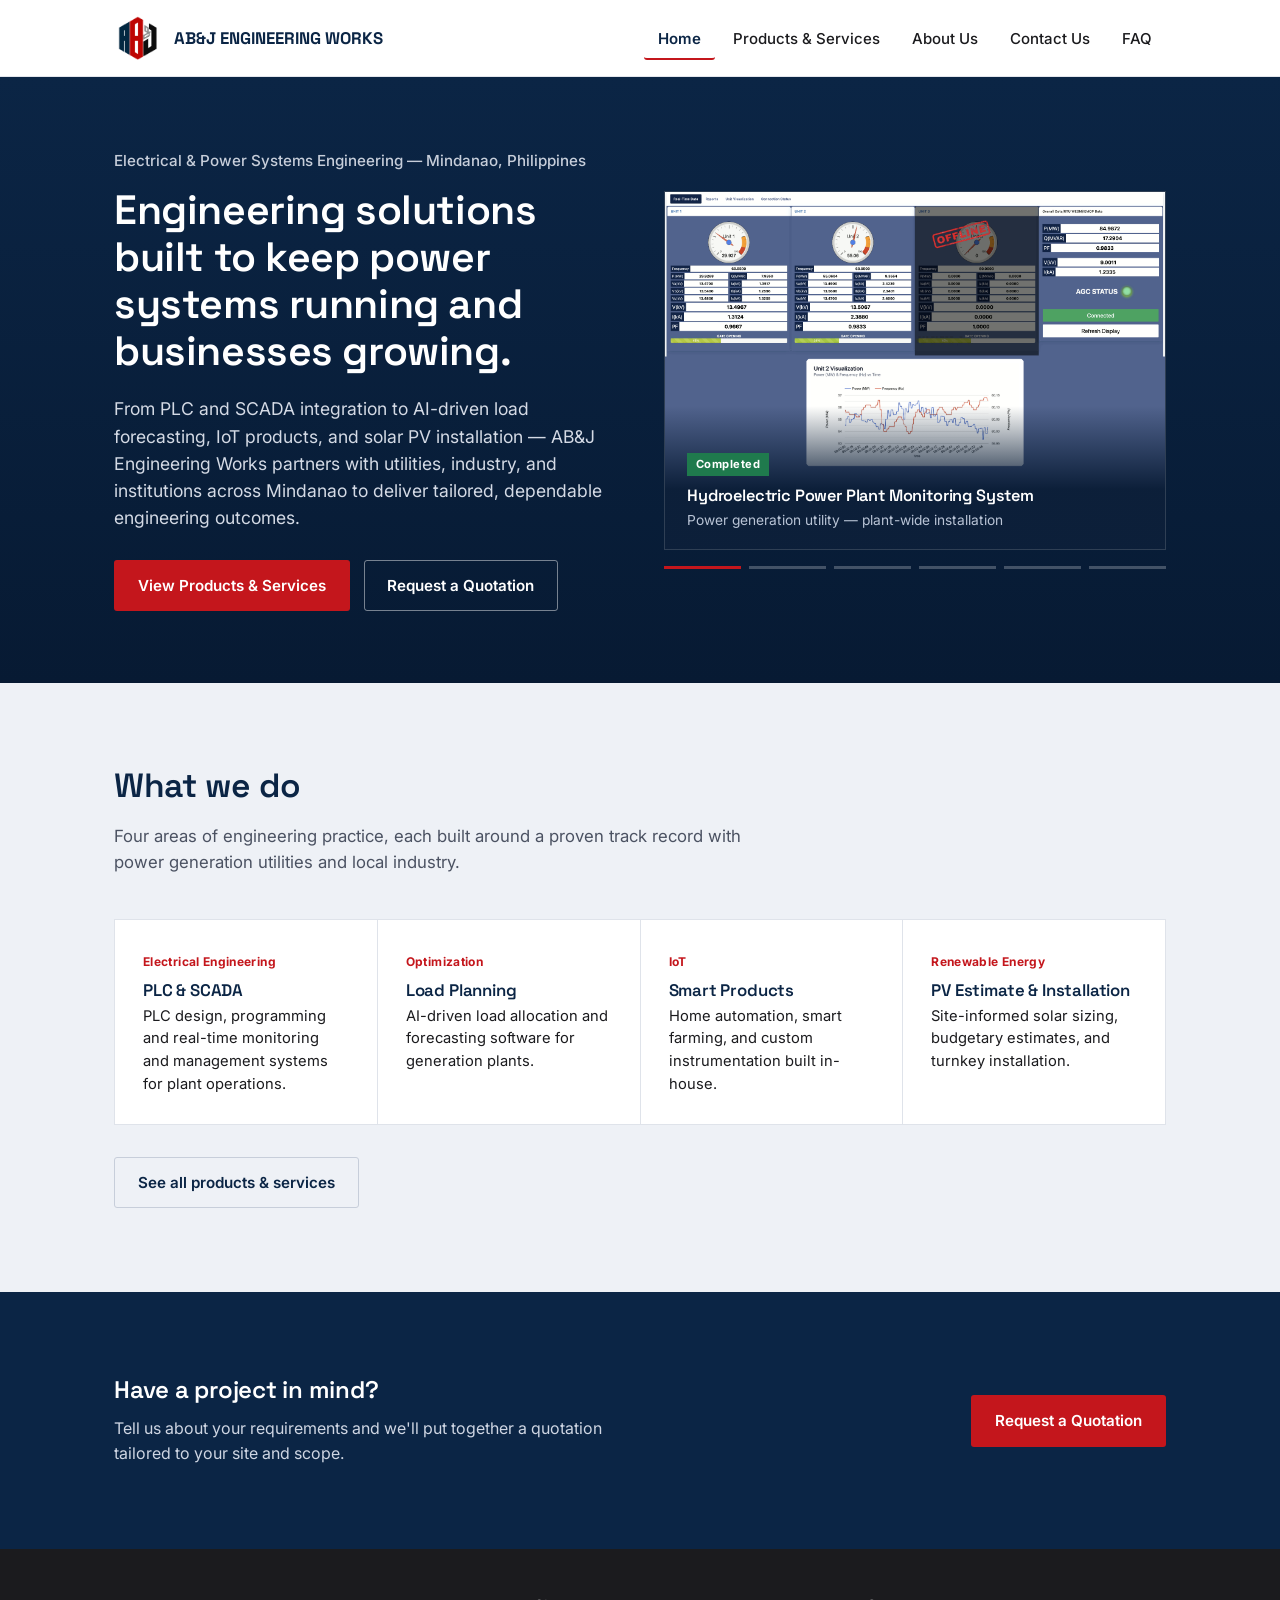
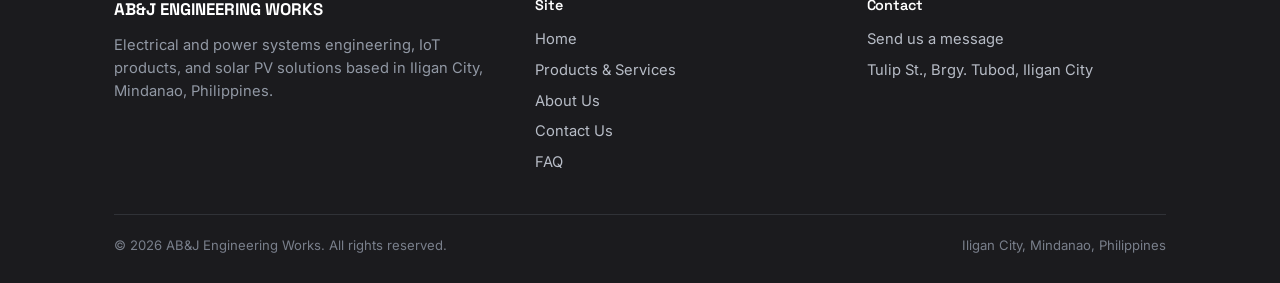
<file: index.html>
<!doctype html>
<html lang="en">
<head>
<meta charset="utf-8">
<meta name="viewport" content="width=device-width, initial-scale=1">
<title>AB&amp;J Engineering Works &mdash; Power Systems, Automation &amp; Solar Solutions</title>
<meta name="description" content="AB&amp;J Engineering Works: PLC &amp; SCADA, load planning and optimization, IoT smart products, and PV estimate and installation for industry partners in Mindanao, Philippines.">
<link rel="icon" href="assets/logo.png">
<link rel="preconnect" href="https://fonts.googleapis.com">
<link rel="preconnect" href="https://fonts.gstatic.com" crossorigin>
<link href="https://fonts.googleapis.com/css2?family=Space+Grotesk:wght@500;600;700&family=Inter:wght@400;500;600;700&display=swap" rel="stylesheet">
<link rel="stylesheet" href="assets/style.css">
</head>
<body>

<header class="site-header">
  <div class="container">
    <a href="#home" class="brand" data-view="home" aria-label="AB&J Engineering Works, home">
      <img src="assets/logo.png" alt="AB&J Engineering Works logo">
      <span class="brand-name">AB&amp;J ENGINEERING WORKS</span>
    </a>
    <button class="nav-toggle" aria-label="Toggle navigation" aria-expanded="false">
      <span></span>
    </button>
    <nav class="main-nav" aria-label="Primary">
      <ul>
        <li><a href="#home" data-view="home" class="active">Home</a></li>
        <li><a href="#services" data-view="services">Products &amp; Services</a></li>
        <li><a href="#about" data-view="about">About Us</a></li>
        <li><a href="#contact" data-view="contact">Contact Us</a></li>
        <li><a href="#faq" data-view="faq">FAQ</a></li>
      </ul>
    </nav>
  </div>
</header>

<main>

  <!-- =========================== HOME =========================== -->
  <section id="view-home" class="view active">

    <div class="hero">
      <div class="container">
        <div>
          <p class="hero-kicker">Electrical &amp; Power Systems Engineering &mdash; Mindanao, Philippines</p>
          <h1>Engineering solutions built to keep power systems running and businesses growing.</h1>
          <p class="lead">From PLC and SCADA integration to AI-driven load forecasting, IoT products, and solar PV installation &mdash; AB&amp;J Engineering Works partners with utilities, industry, and institutions across Mindanao to deliver tailored, dependable engineering outcomes.</p>
          <div class="hero-actions">
            <a href="#services" data-view="services" class="btn btn-primary">View Products &amp; Services</a>
            <a href="#contact" data-view="contact" class="btn btn-outline-light">Request a Quotation</a>
          </div>
        </div>
        <!-- ===== Rotating project showcase =====
             To use a real photograph instead of the illustration on any slide,
             replace the <svg class="slide-art"> block with:
             <img class="slide-art" src="assets/projects/your-photo.jpg" alt="Description">
             The caption, controls, and rotation all keep working unchanged. -->
        <div class="hero-showcase">
          <div class="showcase-frame" id="showcase" aria-roledescription="carousel" aria-label="Featured projects">

            <div class="slide active" role="group" aria-roledescription="slide" aria-label="1 of 6: Hydroelectric plant monitoring system">
              <img class="slide-art" src="images/monitoring-dashboard.png" alt="Real-time generation monitoring dashboard: three generating units showing power, voltage, current and frequency, with a power and frequency trend chart below" width="1644" height="1174" decoding="async">
              <div class="slide-caption">
                <span class="status status-done">Completed</span>
                <h3>Hydroelectric Power Plant Monitoring System</h3>
                <p>Power generation utility &mdash; plant-wide installation</p>
              </div>
            </div>

            <div class="slide" role="group" aria-roledescription="slide" aria-label="2 of 6: High Speed Busbar Transfer Device">
              <img class="slide-art" src="images/hsbt-panel.jpg" alt="Control panel built for the busbar transfer scheme: Siemens S7-1500 PLC, 24 V supply and breakers on DIN rail, with interposing relays and numbered terminal blocks wired below" width="1680" height="1200" loading="lazy" decoding="async">
              <div class="slide-caption">
                <span class="status status-ongoing">Ongoing</span>
                <h3>High Speed Busbar Transfer Device (HSBT), 6kV</h3>
                <p>Thermal power generation plant &mdash; labor, materials and equipment</p>
              </div>
            </div>

            <div class="slide" role="group" aria-roledescription="slide" aria-label="3 of 6: Load forecasting and optimization software">
              <img class="slide-art" src="images/forecasting-optimization.jpg" alt="Two charts comparing average operating cost by strategy against a fixed baseline and the market price signal, with peak windows shaded" width="1680" height="1200" loading="lazy" decoding="async">
              <div class="slide-caption">
                <span class="status status-done">Completed</span>
                <h3>Load Forecasting &amp; Optimization Software</h3>
                <p>Power generation utility &mdash; hydroelectric plants, built in MATLAB</p>
              </div>
            </div>

            <div class="slide" role="group" aria-roledescription="slide" aria-label="4 of 6: GSM-based power monitoring device">
              <img class="slide-art" src="images/gsm-unit.jpg" alt="GSM-based power monitoring unit: a black enclosure with antenna, power switch and AB&amp;J label, shown with its power adapter, rated 0 to 440 V, 2 A maximum, with 10 hours of battery standby" width="1680" height="1200" loading="lazy" decoding="async">
              <div class="slide-caption">
                <span class="status status-done">Completed</span>
                <h3>GSM-based Power Monitoring Device</h3>
                <p>Water utility &mdash; remote power monitoring</p>
              </div>
            </div>
            <div class="slide" role="group" aria-roledescription="slide" aria-label="5 of 6: EffiCool aircon energy management system">
              <img class="slide-art" src="images/efficool-device.jpg" alt="The EffiCool device mounted on a running split-type air-conditioner, alongside a close-up of its enclosure showing the temperature sensor and infrared window" width="1680" height="1200" loading="lazy" decoding="async">
              <div class="slide-caption">
                <span class="status status-done">Completed</span>
                <h3>EffiCool &mdash; Aircon Energy Management System</h3>
                <p>In-house product &mdash; field-validated, patent application pending</p>
              </div>
            </div>
            <div class="slide" role="group" aria-roledescription="slide" aria-label="6 of 6: HVDC transformerless power supply for tethered UAV">
              <img class="slide-art" src="images/uav-power-supply.jpg" alt="Assembled transformerless power supply board on a workbench, showing the encapsulated converter module, filter capacitor, and terminal blocks" width="1680" height="1200" loading="lazy" decoding="async">
              <div class="slide-caption">
                <span class="status status-done">Completed</span>
                <h3>HVDC Transformerless Power Supply, 1200 W</h3>
                <p>Tethered UAV application &mdash; 240 VAC to 380 VDC</p>
              </div>
            </div>

            <button class="showcase-arrow prev" id="showcase-prev" aria-label="Previous project">
              <svg viewBox="0 0 24 24" aria-hidden="true"><path d="M15 5l-7 7 7 7"/></svg>
            </button>
            <button class="showcase-arrow next" id="showcase-next" aria-label="Next project">
              <svg viewBox="0 0 24 24" aria-hidden="true"><path d="M9 5l7 7-7 7"/></svg>
            </button>
          </div>

          <div class="showcase-dots" id="showcase-dots" role="tablist" aria-label="Choose project"></div>
        </div>
      </div>
    </div>

    <div class="section section-alt">
      <div class="container">
        <div class="section-head">
          <h2>What we do</h2>
          <p>Four areas of engineering practice, each built around a proven track record with power generation utilities and local industry.</p>
        </div>
        <div class="capability-grid">
          <div class="project-card">
            <span class="tag">Electrical Engineering</span>
            <h4>PLC &amp; SCADA</h4>
            <p style="font-size:0.92rem;">PLC design, programming and real-time monitoring and management systems for plant operations.</p>
          </div>
          <div class="project-card">
            <span class="tag">Optimization</span>
            <h4>Load Planning</h4>
            <p style="font-size:0.92rem;">AI-driven load allocation and forecasting software for generation plants.</p>
          </div>
          <div class="project-card">
            <span class="tag">IoT</span>
            <h4>Smart Products</h4>
            <p style="font-size:0.92rem;">Home automation, smart farming, and custom instrumentation built in-house.</p>
          </div>
          <div class="project-card">
            <span class="tag">Renewable Energy</span>
            <h4>PV Estimate &amp; Installation</h4>
            <p style="font-size:0.92rem;">Site-informed solar sizing, budgetary estimates, and turnkey installation.</p>
          </div>
        </div>
        <div style="margin-top:32px;">
          <a href="#services" data-view="services" class="btn btn-outline">See all products &amp; services</a>
        </div>
      </div>
    </div>

    <div class="section section-dark">
      <div class="container" style="display:flex; align-items:center; justify-content:space-between; flex-wrap:wrap; gap:24px;">
        <div style="max-width:520px;">
          <h2>Have a project in mind?</h2>
          <p>Tell us about your requirements and we'll put together a quotation tailored to your site and scope.</p>
        </div>
        <a href="#contact" data-view="contact" class="btn btn-primary">Request a Quotation</a>
      </div>
    </div>

  </section>

  <!-- =========================== PRODUCTS & SERVICES =========================== -->
  <section id="view-services" class="view">

    <div class="pv-hero" style="padding:48px 0;">
      <div class="container">
        <h1 style="font-size:clamp(1.7rem,3vw,2.3rem);">Products &amp; Services</h1>
        <p class="lead">Integrated engineering solutions aimed at maximizing product usability and customization for every client &mdash; from control systems to renewable energy.</p>
      </div>
    </div>

    <div class="section">
      <div class="container">

        <h3 style="font-size:1rem; text-transform:none; color:var(--red); font-family:var(--font-body); font-weight:700; margin-bottom:4px;">Electrical Engineering Services</h3>
        <p style="color:#4b5262; margin-bottom:8px;">Control and monitoring systems engineered for continuous plant operations.</p>

        <div class="service-block">
          <div class="service-icon">
            <svg viewBox="0 0 24 24"><path d="M13 3 6 13h5l-1 8 8-11h-5l1-7z"/></svg>
          </div>
          <div class="service-body">
            <h3>PLC Design, Programming, and Implementation</h3>
            <p>Custom programmable logic controller systems designed, programmed, and commissioned for industrial and utility applications.</p>
          </div>
          <div class="service-actions">
            <a href="#contact" data-view="contact" data-quote="plc-scada" class="btn btn-quote">Request a quotation</a>
          </div>
        </div>

        <div class="service-block">
          <div class="service-icon">
            <svg viewBox="0 0 24 24"><circle cx="12" cy="13" r="7"/><path d="M12 13 16 9M12 6v1.2M17.5 13h1.3M5.2 13h1.3"/></svg>
          </div>
          <div class="service-body">
            <h3>Real-time Data Monitoring and Management System (SCADA)</h3>
            <p>Supervisory control and data acquisition systems that give operators live visibility into plant and equipment status.</p>
          </div>
          <div class="service-actions">
            <a href="#contact" data-view="contact" data-quote="monitoring" class="btn btn-quote">Request a quotation</a>
          </div>
        </div>

        <h3 style="font-size:1rem; color:var(--red); font-family:var(--font-body); font-weight:700; margin:44px 0 4px;">Load Planning and Maintenance</h3>
        <p style="color:#4b5262; margin-bottom:8px;">Optimization software that helps generation plants plan, forecast, and allocate load with precision.</p>

        <div class="service-block">
          <div class="service-icon">
            <svg viewBox="0 0 24 24"><path d="M4 19V13M9.3 19V9M14.6 19V5M19.9 19V11"/></svg>
          </div>
          <div class="service-body">
            <h3>Load Allocation, Forecasting &amp; Optimization</h3>
            <p>Generation plants' load allocation optimization and forecasting software, developed with leading optimization techniques and artificial intelligence (AI).</p>
          </div>
          <div class="service-actions">
            <a href="#contact" data-view="contact" data-quote="load-planning" class="btn btn-quote">Request a quotation</a>
          </div>
        </div>

        <h3 style="font-size:1rem; color:var(--red); font-family:var(--font-body); font-weight:700; margin:44px 0 4px;">Smart Products and Services</h3>
        <p style="color:#4b5262; margin-bottom:8px;">Design and fabrication of products using the Internet of Things (IoT).</p>

        <div class="service-block">
          <div class="service-icon">
            <svg viewBox="0 0 24 24"><rect x="3" y="4.5" width="18" height="7" rx="1.5"/><path d="M6.5 8.5h11"/><path d="M6 15.5q1.7-1.7 3.4 0t3.4 0"/><path d="M6 19q1.7-1.7 3.4 0t3.4 0"/><path d="M18 15v4.5M15.8 17.2h4.4"/></svg>
          </div>
          <div class="service-body">
            <h3>EffiCool &mdash; Aircon Energy Management System</h3>
            <span class="service-note">Patent application pending</span>
            <p>A clip-on device and supervisory intelligence that turn ordinary remote-controlled split-type air-conditioners into peak-shaving assets &mdash; with no rewiring, no thermostat replacement, and no modification to the unit. The device speaks the aircon's own infrared protocol and installs in minutes; the software chooses the best setpoint for every unit at every interval, weighing energy, peak-hour prices, comfort, and weather.</p>
            <p>Field-validated on live air-conditioners under real tropical conditions and Philippine market prices: up to <strong>10.25% daily energy saved</strong>, <strong>14.11% peak-hour energy cut</strong>, and <strong>9.52% lower daily operating cost</strong> in Adaptive mode, with every dispatched command delivered and confirmed. Three selectable modes &mdash; Comfort, Schedule, and Adaptive &mdash; plus a live dashboard for fleet power, setpoints, and device health. Available now for facility deployment.</p>
          </div>
          <div class="service-actions">
            <a href="#contact" data-view="contact" data-quote="efficool" class="btn btn-quote">Request a quotation</a>
          </div>
        </div>

        <div class="service-block">
          <div class="service-icon">
            <svg viewBox="0 0 24 24"><path d="M4 12 12 5l8 7"/><path d="M6 11v8h12v-8"/><path d="M9.5 19v-5h5v5"/></svg>
          </div>
          <div class="service-body">
            <h3>SMART Systems and Home Automation</h3>
            <p>Connected control systems for lighting, appliances, and access &mdash; monitored and managed from a single interface.</p>
          </div>
          <div class="service-actions">
            <a href="#contact" data-view="contact" data-quote="smart-systems" class="btn btn-quote">Request a quotation</a>
          </div>
        </div>

        <div class="service-block">
          <div class="service-icon">
            <svg viewBox="0 0 24 24"><path d="M12 3c-4.5 1-7.5 4.7-7.5 9.3 0 2.8 1.9 4.7 4.6 4.7 4.6 0 7.6-3.7 8.4-9.3.2-1.6-.6-3.2-1.5-4.7"/><path d="M9 18c.9-3.7 3.6-6.6 7.3-8.3"/></svg>
          </div>
          <div class="service-body">
            <h3>SMART Farming (Hydroponics)</h3>
            <p>Sensor-driven hydroponic systems that monitor and automate nutrient delivery, lighting, and growing conditions.</p>
          </div>
          <div class="service-actions">
            <a href="#contact" data-view="contact" data-quote="smart-farming" class="btn btn-quote">Request a quotation</a>
          </div>
        </div>

        <div class="service-block">
          <div class="service-icon">
            <svg viewBox="0 0 24 24"><path d="M6.5 4v7.2a5.5 5.5 0 0 0 11 0V4"/><path d="M6.5 4h3.6M13.9 4h3.6"/></svg>
          </div>
          <div class="service-body">
            <h3>Metal Susceptibility Apparatus</h3>
            <p>Purpose-built instrumentation for measuring and testing metal susceptibility in research and quality-control settings.</p>
          </div>
          <div class="service-actions">
            <a href="#contact" data-view="contact" data-quote="metal-susceptibility" class="btn btn-quote">Request a quotation</a>
          </div>
        </div>

        <div class="service-block">
          <div class="service-icon">
            <svg viewBox="0 0 24 24"><path d="M9.5 3h5M10.3 3v5.3l-4.6 8.3A2 2 0 0 0 7.4 19.5h9.2a2 2 0 0 0 1.7-2.9l-4.6-8.3V3"/><path d="M7.6 14.5h8.8"/></svg>
          </div>
          <div class="service-body">
            <h3>Chemical and Magnetic Stirrer</h3>
            <p>Laboratory-grade stirring apparatus fabricated for consistent mixing in chemical and materials applications.</p>
          </div>
          <div class="service-actions">
            <a href="#contact" data-view="contact" data-quote="stirrer" class="btn btn-quote">Request a quotation</a>
          </div>
        </div>

        <div class="service-block">
          <div class="service-icon">
            <svg viewBox="0 0 24 24"><rect x="3" y="7" width="18" height="11" rx="1.5"/><circle cx="9" cy="13.5" r="2.2"/><circle cx="15" cy="13.5" r="2.2"/><path d="M6 7V5.5h12V7"/></svg>
          </div>
          <div class="service-body">
            <h3>Laboratory Scale Glove Box for Wet Laboratories</h3>
            <p>Sealed benchtop enclosure with integrated glove ports, built for wet-laboratory work. Reagents, solvents, and samples are handled inside a contained workspace that keeps fumes and splashes away from the operator while keeping the work in full view. Fabricated in-house and sized to the bench space and access requirements of the laboratory.</p>
          </div>
          <div class="service-actions">
            <a href="#contact" data-view="contact" data-quote="glove-box" class="btn btn-quote">Request a quotation</a>
          </div>
        </div>

        <div class="service-block">
          <div class="service-icon">
            <svg viewBox="0 0 24 24"><circle cx="12" cy="12" r="2.3"/><path d="M12 9.7 6.3 6M12 9.7l5.7-3.7M12 14.3 6.3 18M12 14.3l5.7 3.7"/><circle cx="6.3" cy="6" r="1.6"/><circle cx="17.7" cy="6" r="1.6"/><circle cx="6.3" cy="18" r="1.6"/><circle cx="17.7" cy="18" r="1.6"/></svg>
          </div>
          <div class="service-body">
            <h3>Transformerless Power Supply for Tethered UAV Applications</h3>
            <p>Compact, efficient power delivery systems designed for tethered drones requiring continuous ground-fed power.</p>
          </div>
          <div class="service-actions">
            <a href="#contact" data-view="contact" data-quote="uav-power" class="btn btn-quote">Request a quotation</a>
          </div>
        </div>

        <div class="pv-highlight">
          <div>
            <h3>PV Estimate and Installation</h3>
            <p>Get an indicative system size, budgetary cost range, and expected energy yield for a grid-tied or hybrid solar installation &mdash; then request a formal quotation.</p>
          </div>
          <div class="btn-actions">
            <a href="pv-estimate.html" class="btn btn-outline-light">Open PV Estimate Tool</a>
            <a href="#contact" data-view="contact" data-quote="pv-estimate" class="btn btn-primary">Request a quotation</a>
          </div>
        </div>

      </div>
    </div>
  </section>

  <!-- =========================== ABOUT US =========================== -->
  <section id="view-about" class="view">

    <div class="pv-hero" style="padding:48px 0;">
      <div class="container">
        <h1 style="font-size:clamp(1.7rem,3vw,2.3rem);">About Us</h1>
        <p class="lead">A newly established engineering company built on experience &mdash; connecting local industry with dependable, tailored technology.</p>
      </div>
    </div>

    <div class="section">
      <div class="container">
        <div class="about-grid">
          <div>
            <h2>About the company</h2>
            <p>AB&amp;J Engineering Works is a newly established company in Mindanao, Philippines.</p>
            <p>The company aims to connect with local industry partners and provide top-of-the-line technologies.</p>
            <p>We specialize in providing engineering services aimed at maximizing product usability and customization for our clients. Our integrated engineering solutions ensure that we deliver optimal and tailored outcomes.</p>

            <div class="fact-list">
              <div class="fact">
                <span class="dot"></span>
                <div><strong>Based in Iligan City</strong><span>Tulip St., Brgy. Tubod, Iligan City, Mindanao, Philippines</span></div>
              </div>
              <div class="fact">
                <span class="dot"></span>
                <div><strong>Multidisciplinary team</strong><span>Electrical engineers leading a well-rounded team with data science, computer science, and power systems expertise</span></div>
              </div>
              <div class="fact">
                <span class="dot"></span>
                <div><strong>Proven with power utilities</strong><span>Delivered projects for power generation utilities, a thermal power generation plant, a water utility, and an academic institution</span></div>
              </div>
            </div>
          </div>

          <div class="why-panel">
            <h3>Why us?</h3>
            <p>With a strong foundation of experienced electrical engineers leading the team, along with a proven track record of delivering quality projects and satisfied clients, we are confident in our ability to meet and exceed expectations.</p>
            <p>Additionally, having locally available skilled personnel in data science, computer science, and power systems engineering ensures that we can provide comprehensive solutions tailored to our clients' specific needs.</p>
            <p style="font-weight:600; color:#fff;">Your company is in capable hands with our well-rounded team.</p>
          </div>
        </div>
      </div>
    </div>

    <div class="section section-alt">
      <div class="container">
        <div class="section-head">
          <h2>Completed projects</h2>
          <p>A track record with power utilities and institutions across Mindanao.</p>
        </div>
        <div class="project-grid">
          <div class="project-card">
            <span class="tag">Power generation utility</span>
            <h4>Hydroelectric Power Plants</h4>
            <ul>
              <li>Expansion of workstation of OPD personnel</li>
              <li>Supply and installation of operation display and monitoring system</li>
              <li>Development of forecasting and optimization software using MATLAB</li>
              <li>Load forecasting and optimization software customization for hydroelectric power plants</li>
            </ul>
          </div>
          <div class="project-card">
            <span class="tag">Water utility</span>
            <h4>GSM-based Power Monitoring Device</h4>
            <ul>
              <li>Remote power monitoring via GSM connectivity</li>
            </ul>
          </div>
          <div class="project-card">
            <span class="tag">Academic institution</span>
            <h4>ICT &amp; Transformer Load Monitoring</h4>
            <ul>
              <li>Supply and delivery of ICT equipment</li>
              <li>Transformer load monitoring</li>
            </ul>
          </div>
          <div class="project-card">
            <span class="tag">In-house fabrication</span>
            <h4>Laboratory Scale Glove Box for Wet Laboratories</h4>
            <ul>
              <li>Sealed enclosure with integrated glove ports</li>
              <li>Contained handling of reagents, solvents, and samples in wet-laboratory work</li>
            </ul>
          </div>
          <div class="project-card">
            <span class="tag">Power generation utility</span>
            <h4>Hydroelectric Power House Datalogger</h4>
            <ul>
              <li>Real-time acquisition of powerhouse generating-unit data over Modbus and serial links</li>
              <li>Live web dashboard for unit status, generation trends, and gate-opening monitoring</li>
              <li>Automated daily generation, daily operation, and monthly operation report generation</li>
              <li>Centralized database with historical archiving and CSV export for operations reporting</li>
            </ul>
          </div>
          <div class="project-card">
            <span class="tag">Ongoing</span>
            <h4>High Speed Busbar Transfer Device (HSBT), 6kV</h4>
            <ul>
              <li>Supply of labor, materials, tools, and equipment for a High Speed Busbar Transfer Device (HSBT) on a 6kV communal bus, for a thermal power generation plant</li>
            </ul>
          </div>
        </div>
      </div>
    </div>

  </section>

  <!-- =========================== CONTACT US =========================== -->
  <section id="view-contact" class="view">

    <div class="pv-hero" style="padding:48px 0;">
      <div class="container">
        <h1 style="font-size:clamp(1.7rem,3vw,2.3rem);">Contact Us</h1>
        <p class="lead">Tell us about your project and we'll follow up with a tailored quotation.</p>
      </div>
    </div>

    <div class="section">
      <div class="container">
        <div class="contact-grid">
          <div class="contact-info">
            <h3>Enquiries</h3>
            <p>Send us a message using the form and we will get back to you, usually within one business day.</p>

            <h3>Address</h3>
            <p>Tulip St., Brgy. Tubod,<br>Iligan City, Philippines</p>

            <h3>Office hours</h3>
            <p>Monday &ndash; Friday, 8:00 AM &ndash; 5:00 PM</p>
          </div>

          <form id="contact-form" novalidate>
            <div class="form-row">
              <div class="field">
                <label for="name">Full name</label>
                <input type="text" id="name" name="name" required>
              </div>
              <div class="field">
                <label for="email">Email address</label>
                <input type="email" id="email" name="email" required>
              </div>
            </div>
            <div class="form-row">
              <div class="field">
                <label for="phone">Phone number</label>
                <input type="tel" id="phone" name="phone">
              </div>
              <div class="field">
                <label for="subject">What do you need a quotation for?</label>
                <select id="subject" name="subject">
                  <option value="general">General Inquiry</option>
                  <option value="plc-scada">PLC Design, Programming, and Implementation</option>
                  <option value="monitoring">Real-time Data Monitoring and Management System (SCADA)</option>
                  <option value="load-planning">Load Planning, Forecasting and Optimization</option>
                  <option value="efficool">EffiCool Aircon Energy Management System</option>
                  <option value="smart-systems">SMART Systems and Home Automation</option>
                  <option value="smart-farming">SMART Farming (Hydroponics)</option>
                  <option value="metal-susceptibility">Metal Susceptibility Apparatus</option>
                  <option value="stirrer">Chemical and Magnetic Stirrer</option>
                  <option value="glove-box">Laboratory Scale Glove Box for Wet Laboratories</option>
                  <option value="uav-power">Transformerless Power Supply for Tethered UAV Applications</option>
                  <option value="pv-estimate">PV Estimate and Installation</option>
                  <option value="other">Other</option>
                </select>
              </div>
            </div>
            <div class="field">
              <label for="message">Project details</label>
              <textarea id="message" name="message" placeholder="Site location, scope, timeline, or anything else we should know."></textarea>
            </div>
            <div class="hp-field" aria-hidden="true">
              <label for="company-website">Company website</label>
              <input type="text" id="company-website" name="company-website" tabindex="-1" autocomplete="off">
            </div>
            <div id="captcha-slot"></div>
            <button type="submit" class="btn btn-primary btn-block">Send message</button>
            <p id="contact-status" role="status"></p>
            <p class="form-note">We reply to enquiries usually within one business day.</p>
          </form>
        </div>
      </div>
    </div>
  </section>

  <!-- =========================== FAQ =========================== -->
  <section id="view-faq" class="view">

    <div class="pv-hero" style="padding:48px 0;">
      <div class="container">
        <h1 style="font-size:clamp(1.7rem,3vw,2.3rem);">Frequently Asked Questions</h1>
        <p class="lead">Answers to what clients most often ask before starting a project.</p>
      </div>
    </div>

    <div class="section">
      <div class="container" style="max-width:820px;">

        <details class="faq-item" open>
          <summary>What services does AB&amp;J Engineering Works offer?</summary>
          <p>We provide electrical engineering services (PLC design, programming, and SCADA), load planning and optimization software for generation plants, IoT-based smart products, and PV estimate and installation for solar projects. See our full <a href="#services" data-view="services">Products &amp; Services</a> page for details.</p>
        </details>

        <details class="faq-item">
          <summary>Where is AB&amp;J Engineering Works located, and what areas do you serve?</summary>
          <p>We're based at Tulip St., Brgy. Tubod, Iligan City, and we work with utilities, institutions, and industry partners across Mindanao. Projects outside the region can be discussed on a case-by-case basis &mdash; get in touch through our <a href="#contact" data-view="contact">Contact Us</a> page.</p>
        </details>

        <details class="faq-item">
          <summary>How do I request a quotation?</summary>
          <p>Every service on our Products &amp; Services page has a "Request a quotation" button that takes you to our contact form with that service pre-selected. You can also reach us directly by phone or email &mdash; details are on the <a href="#contact" data-view="contact">Contact Us</a> page.</p>
        </details>

        <details class="faq-item">
          <summary>What is the typical process for a PV installation project?</summary>
          <p>We start with a site assessment and load study, move into system design and sizing, issue a formal proposal and quotation, then handle permitting support, installation, and testing and commissioning. Full details and an indicative cost calculator are on our <a href="pv-estimate.html">PV Estimate and Installation</a> page.</p>
        </details>

        <details class="faq-item">
          <summary>Does AB&amp;J assist with net-metering applications?</summary>
          <p>Yes. For grid-tied systems, we assist clients with the documentation and utility coordination needed for net-metering applications as part of the installation process.</p>
        </details>

        <details class="faq-item">
          <summary>What warranties come with a PV installation?</summary>
          <p>Typical coverage includes a manufacturer's panel performance warranty, an inverter warranty, and a workmanship warranty from AB&amp;J. Exact terms depend on the equipment specified for your project &mdash; see the PV Estimate and Installation page for standard ranges.</p>
        </details>

        <details class="faq-item">
          <summary>How long does a typical project take?</summary>
          <p>Timelines vary with scope &mdash; a small PV installation may take a few weeks from proposal to commissioning, while monitoring and control system projects for utilities are scheduled around plant outage windows. We'll confirm a timeline once we understand your project.</p>
        </details>

        <details class="faq-item">
          <summary>Do you work with government and institutional clients?</summary>
          <p>Yes. We have completed and ongoing projects with government-owned power generation utilities, a thermal power generation plant, a water district, and a state academic institution.</p>
        </details>

      </div>
    </div>
  </section>

</main>

<footer class="site-footer">
  <div class="container">
    <div class="footer-grid">
      <div class="footer-brand">
        <span class="brand-name">AB&amp;J ENGINEERING WORKS</span>
        <p>Electrical and power systems engineering, IoT products, and solar PV solutions based in Iligan City, Mindanao, Philippines.</p>
      </div>
      <div>
        <h4>Site</h4>
        <ul>
          <li><a href="#home" data-view="home">Home</a></li>
          <li><a href="#services" data-view="services">Products &amp; Services</a></li>
          <li><a href="#about" data-view="about">About Us</a></li>
          <li><a href="#contact" data-view="contact">Contact Us</a></li>
          <li><a href="#faq" data-view="faq">FAQ</a></li>
        </ul>
      </div>
      <div>
        <h4>Contact</h4>
        <ul>
          <li><a href="#contact" data-view="contact">Send us a message</a></li>
          <li>Tulip St., Brgy. Tubod, Iligan City</li>
        </ul>
      </div>
    </div>
    <div class="footer-bottom">
      <span>&copy; 2026 AB&amp;J Engineering Works. All rights reserved.</span>
      <span>Iligan City, Mindanao, Philippines</span>
    </div>
  </div>
</footer>

<script src="assets/script.js"></script>

  <!-- Confirmation shown after the contact form sends successfully -->
  <div class="modal" id="sent-modal" hidden>
    <div class="modal-backdrop" data-close-modal></div>
    <div class="modal-card" role="dialog" aria-modal="true" aria-labelledby="sent-modal-title" aria-describedby="sent-modal-text">
      <div class="modal-mark" aria-hidden="true">
        <svg class="mark-ok" viewBox="0 0 52 52"><circle cx="26" cy="26" r="24"/><path d="M15 27l8 8 15-16"/></svg>
        <svg class="mark-err" viewBox="0 0 52 52"><circle cx="26" cy="26" r="24"/><path d="M26 15v16"/><path d="M26 37.5v.5"/></svg>
      </div>
      <h3 id="sent-modal-title">Thank you for your inquiry</h3>
      <p id="sent-modal-text">We have received your message and will get back to you as soon as possible.</p>
      <button type="button" class="btn btn-primary" data-close-modal>Close</button>
    </div>
  </div>

</body>
</html>
</file>
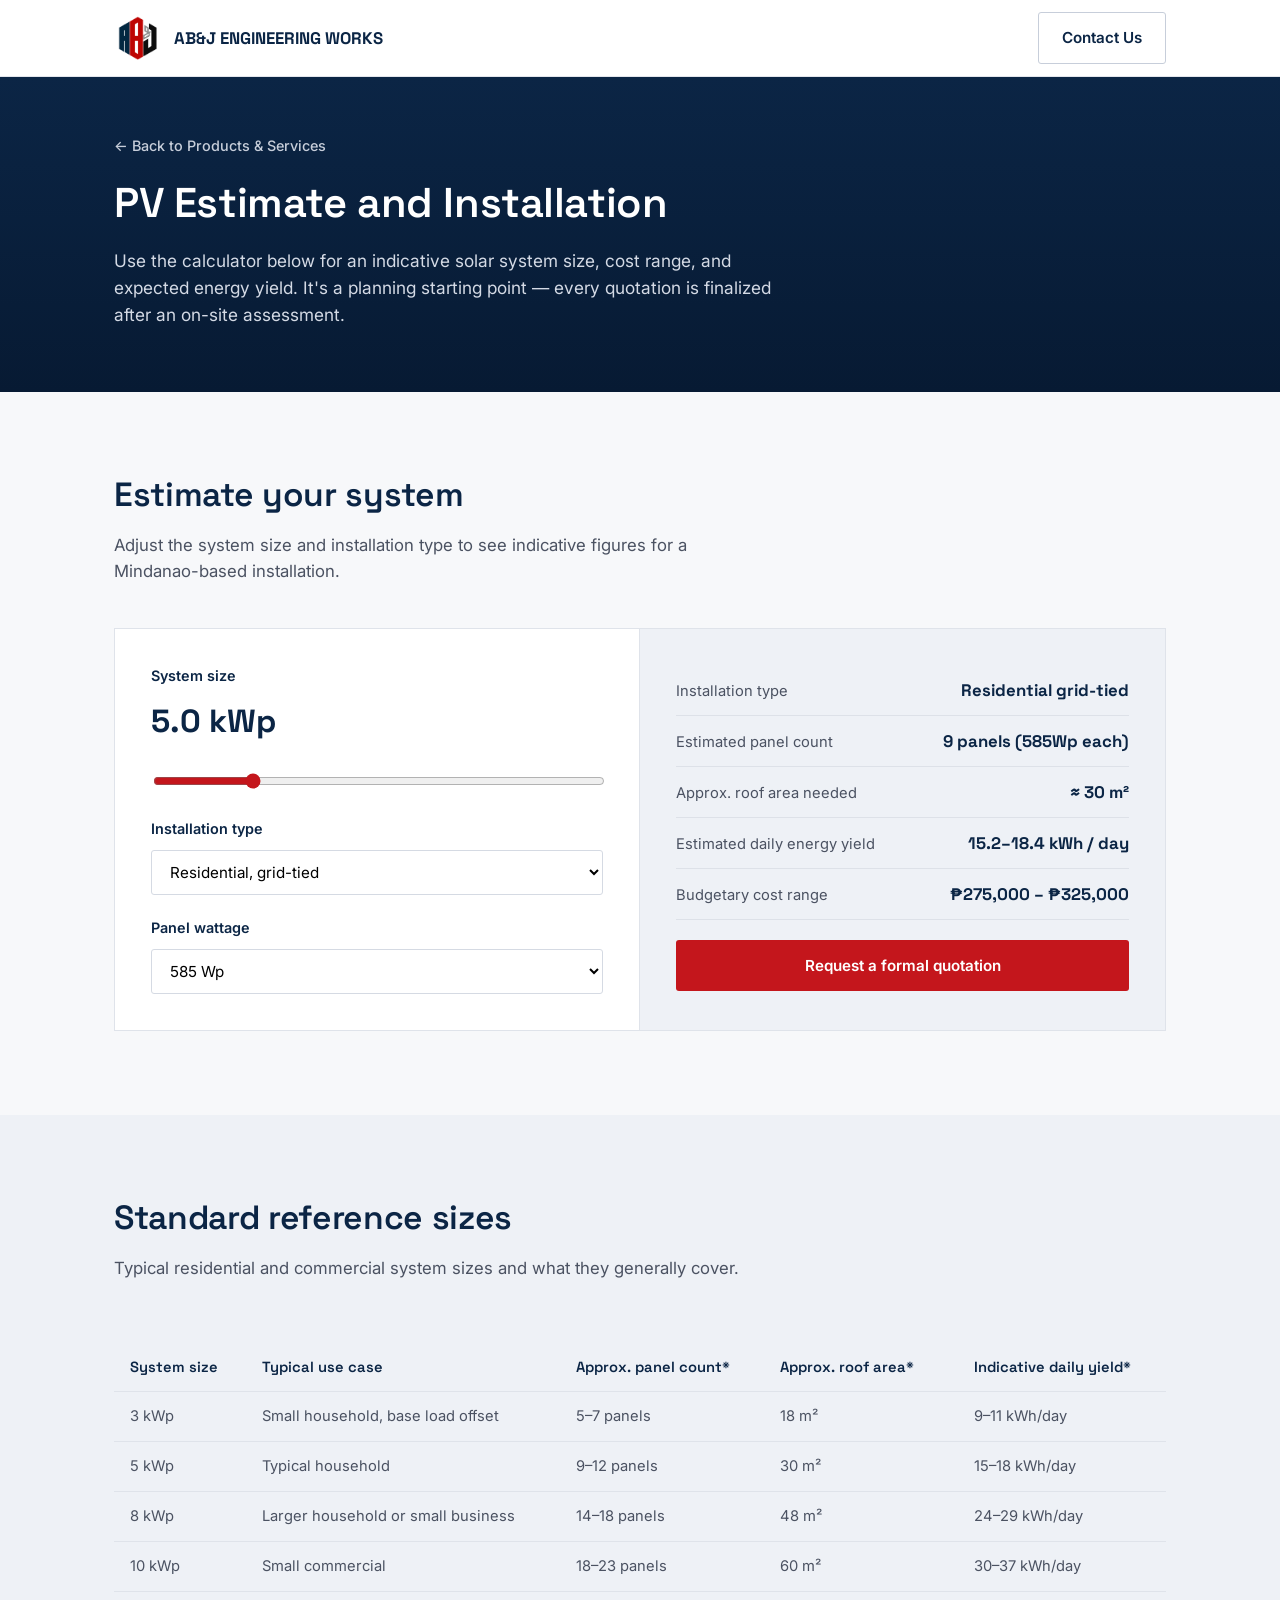
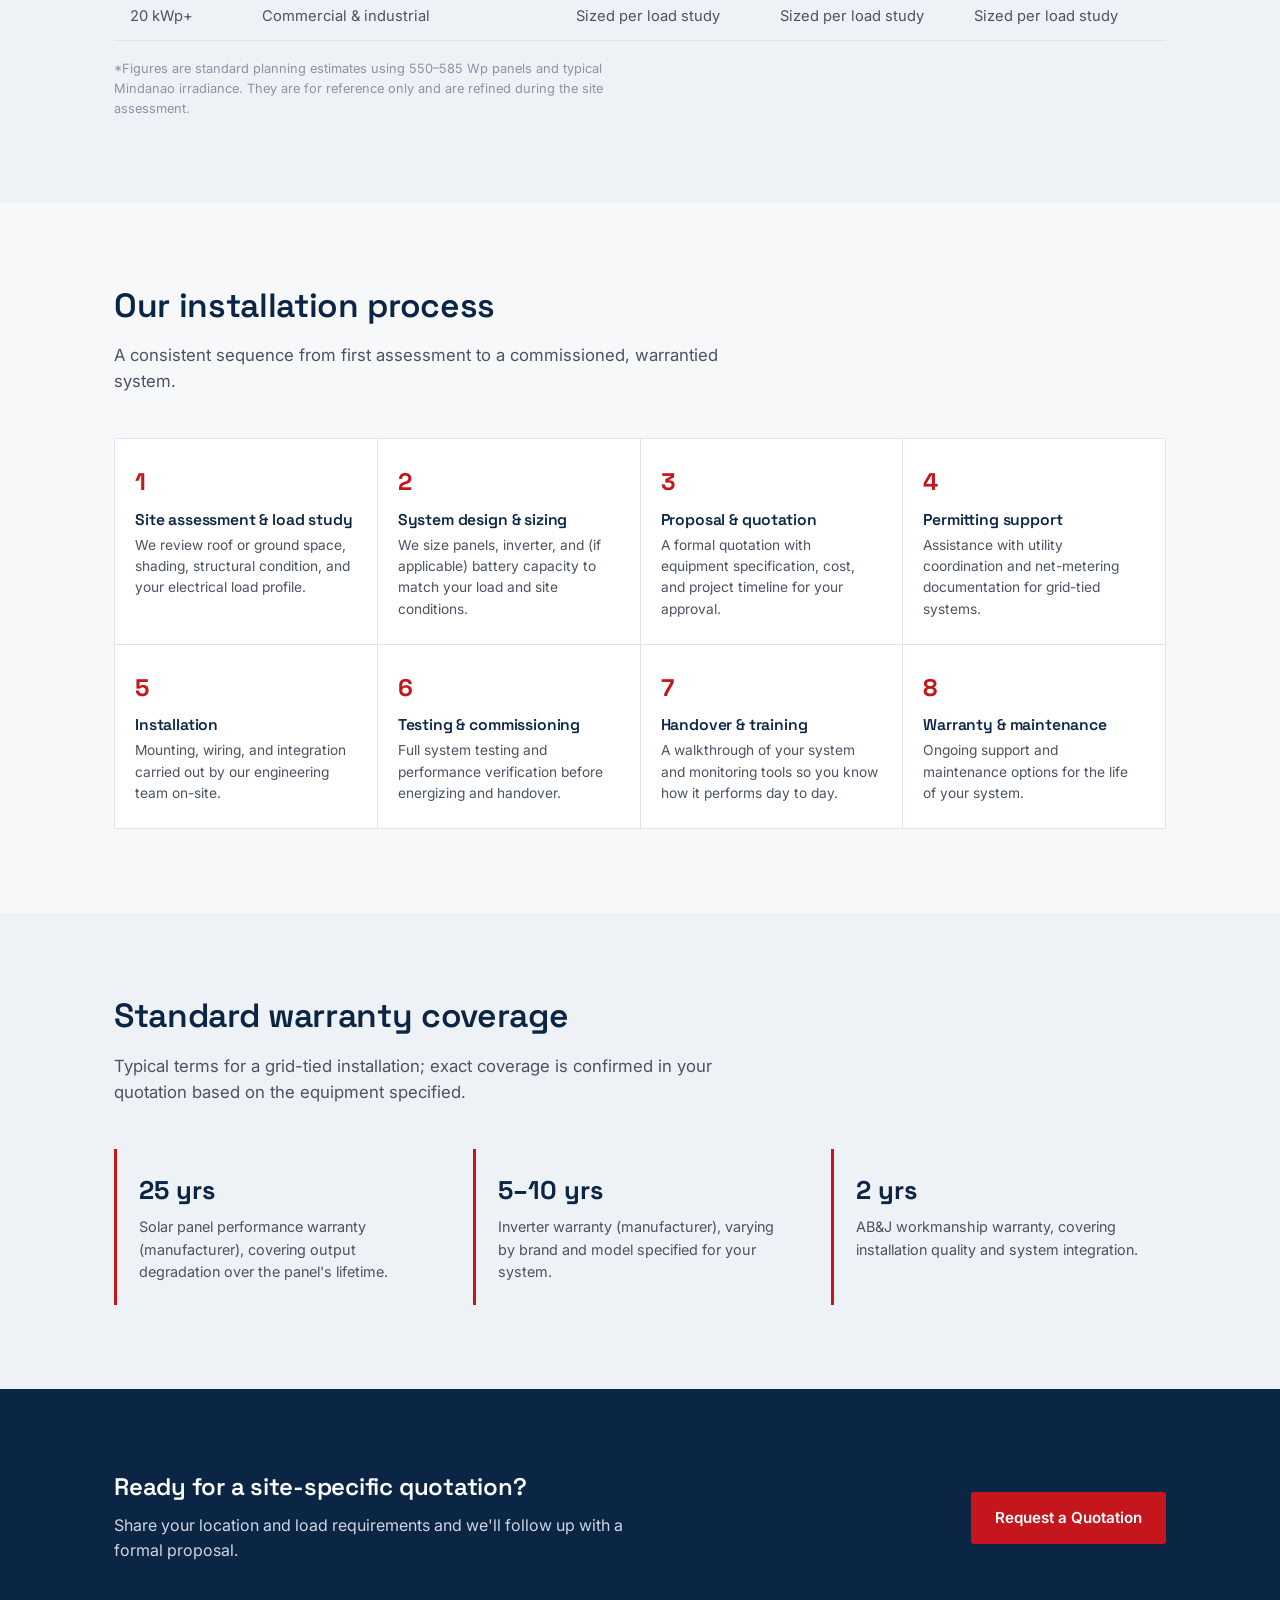
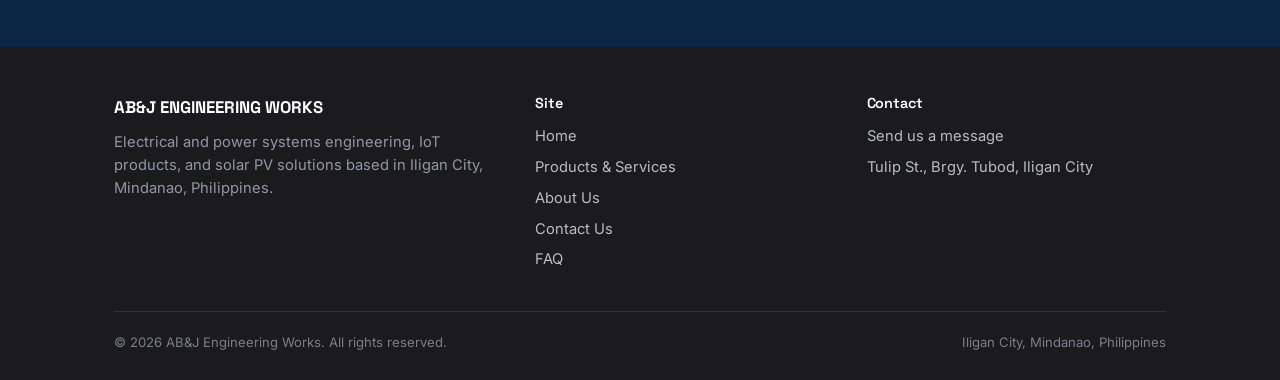
<file: pv-estimate.html>
<!doctype html>
<html lang="en">
<head>
<meta charset="utf-8">
<meta name="viewport" content="width=device-width, initial-scale=1">
<title>PV Estimate and Installation &mdash; AB&amp;J Engineering Works</title>
<meta name="description" content="Indicative solar PV sizing, cost, and energy yield estimate from AB&J Engineering Works, plus the standard installation process and warranty coverage.">
<link rel="icon" href="assets/logo.png">
<link rel="preconnect" href="https://fonts.googleapis.com">
<link rel="preconnect" href="https://fonts.gstatic.com" crossorigin>
<link href="https://fonts.googleapis.com/css2?family=Space+Grotesk:wght@500;600;700&family=Inter:wght@400;500;600;700&display=swap" rel="stylesheet">
<link rel="stylesheet" href="assets/style.css">
</head>
<body>

<header class="site-header">
  <div class="container">
    <a href="index.html" class="brand" aria-label="AB&J Engineering Works, home">
      <img src="assets/logo.png" alt="AB&J Engineering Works logo">
      <span class="brand-name">AB&amp;J ENGINEERING WORKS</span>
    </a>
    <nav aria-label="Primary">
      <a href="index.html#contact" class="btn btn-outline">Contact Us</a>
    </nav>
  </div>
</header>

<main>

  <div class="pv-hero">
    <div class="container">
      <a href="index.html#services" class="pv-back">&larr; Back to Products &amp; Services</a>
      <h1>PV Estimate and Installation</h1>
      <p class="lead">Use the calculator below for an indicative solar system size, cost range, and expected energy yield. It's a planning starting point &mdash; every quotation is finalized after an on-site assessment.</p>
    </div>
  </div>

  <div class="section">
    <div class="container">
      <div class="section-head">
        <h2>Estimate your system</h2>
        <p>Adjust the system size and installation type to see indicative figures for a Mindanao-based installation.</p>
      </div>

      <div class="calc-panel">
        <div class="calc-inputs">
          <label for="kwp-range">System size</label>
          <div class="calc-value" id="kwp-value">5.0 kWp</div>
          <input type="range" id="kwp-range" min="1" max="20" step="0.5" value="5">

          <div class="calc-select">
            <label for="install-type">Installation type</label>
            <select id="install-type">
              <option value="residential">Residential, grid-tied</option>
              <option value="commercial">Commercial, grid-tied</option>
              <option value="hybrid">Hybrid, grid-tied with battery backup</option>
            </select>
          </div>

          <div class="calc-select">
            <label for="panel-watts">Panel wattage</label>
            <select id="panel-watts">
              <option value="450">450 Wp</option>
              <option value="550">550 Wp</option>
              <option value="585" selected>585 Wp</option>
            </select>
          </div>
        </div>

        <div class="calc-outputs">
          <div class="calc-out-row"><span class="k">Installation type</span><span class="v" id="out-type">&mdash;</span></div>
          <div class="calc-out-row"><span class="k">Estimated panel count</span><span class="v" id="out-panels">&mdash;</span></div>
          <div class="calc-out-row"><span class="k">Approx. roof area needed</span><span class="v" id="out-area">&mdash;</span></div>
          <div class="calc-out-row"><span class="k">Estimated daily energy yield</span><span class="v" id="out-yield">&mdash;</span></div>
          <div class="calc-out-row"><span class="k">Budgetary cost range</span><span class="v" id="out-cost">&mdash;</span></div>
          <div style="margin-top:20px;">
            <a href="index.html?subject=pv-estimate#contact" class="btn btn-primary btn-block">Request a formal quotation</a>
          </div>
        </div>
      </div>
    </div>
  </div>

  <div class="section section-alt">
    <div class="container">
      <div class="section-head">
        <h2>Standard reference sizes</h2>
        <p>Typical residential and commercial system sizes and what they generally cover.</p>
      </div>
      <div class="spec-table-wrap">
        <table class="spec-table">
          <thead>
            <tr>
              <th>System size</th>
              <th>Typical use case</th>
              <th>Approx. panel count*</th>
              <th>Approx. roof area*</th>
              <th>Indicative daily yield*</th>
            </tr>
          </thead>
          <tbody>
            <tr>
              <td>3 kWp</td>
              <td>Small household, base load offset</td>
              <td>5&ndash;7 panels</td>
              <td>18 m&sup2;</td>
              <td>9&ndash;11 kWh/day</td>
            </tr>
            <tr>
              <td>5 kWp</td>
              <td>Typical household</td>
              <td>9&ndash;12 panels</td>
              <td>30 m&sup2;</td>
              <td>15&ndash;18 kWh/day</td>
            </tr>
            <tr>
              <td>8 kWp</td>
              <td>Larger household or small business</td>
              <td>14&ndash;18 panels</td>
              <td>48 m&sup2;</td>
              <td>24&ndash;29 kWh/day</td>
            </tr>
            <tr>
              <td>10 kWp</td>
              <td>Small commercial</td>
              <td>18&ndash;23 panels</td>
              <td>60 m&sup2;</td>
              <td>30&ndash;37 kWh/day</td>
            </tr>
            <tr>
              <td>20 kWp+</td>
              <td>Commercial &amp; industrial</td>
              <td>Sized per load study</td>
              <td>Sized per load study</td>
              <td>Sized per load study</td>
            </tr>
          </tbody>
        </table>
      </div>
      <p class="calc-disclaimer">*Figures are standard planning estimates using 550&ndash;585 Wp panels and typical Mindanao irradiance. They are for reference only and are refined during the site assessment.</p>
    </div>
  </div>

  <div class="section">
    <div class="container">
      <div class="section-head">
        <h2>Our installation process</h2>
        <p>A consistent sequence from first assessment to a commissioned, warrantied system.</p>
      </div>
      <div class="process-steps">
        <div class="process-step">
          <span class="num">1</span>
          <h4>Site assessment &amp; load study</h4>
          <p>We review roof or ground space, shading, structural condition, and your electrical load profile.</p>
        </div>
        <div class="process-step">
          <span class="num">2</span>
          <h4>System design &amp; sizing</h4>
          <p>We size panels, inverter, and (if applicable) battery capacity to match your load and site conditions.</p>
        </div>
        <div class="process-step">
          <span class="num">3</span>
          <h4>Proposal &amp; quotation</h4>
          <p>A formal quotation with equipment specification, cost, and project timeline for your approval.</p>
        </div>
        <div class="process-step">
          <span class="num">4</span>
          <h4>Permitting support</h4>
          <p>Assistance with utility coordination and net-metering documentation for grid-tied systems.</p>
        </div>
        <div class="process-step">
          <span class="num">5</span>
          <h4>Installation</h4>
          <p>Mounting, wiring, and integration carried out by our engineering team on-site.</p>
        </div>
        <div class="process-step">
          <span class="num">6</span>
          <h4>Testing &amp; commissioning</h4>
          <p>Full system testing and performance verification before energizing and handover.</p>
        </div>
        <div class="process-step">
          <span class="num">7</span>
          <h4>Handover &amp; training</h4>
          <p>A walkthrough of your system and monitoring tools so you know how it performs day to day.</p>
        </div>
        <div class="process-step">
          <span class="num">8</span>
          <h4>Warranty &amp; maintenance</h4>
          <p>Ongoing support and maintenance options for the life of your system.</p>
        </div>
      </div>
    </div>
  </div>

  <div class="section section-alt">
    <div class="container">
      <div class="section-head">
        <h2>Standard warranty coverage</h2>
        <p>Typical terms for a grid-tied installation; exact coverage is confirmed in your quotation based on the equipment specified.</p>
      </div>
      <div class="warranty-grid">
        <div class="warranty-card">
          <div class="years">25 yrs</div>
          <p>Solar panel performance warranty (manufacturer), covering output degradation over the panel's lifetime.</p>
        </div>
        <div class="warranty-card">
          <div class="years">5&ndash;10 yrs</div>
          <p>Inverter warranty (manufacturer), varying by brand and model specified for your system.</p>
        </div>
        <div class="warranty-card">
          <div class="years">2 yrs</div>
          <p>AB&amp;J workmanship warranty, covering installation quality and system integration.</p>
        </div>
      </div>
    </div>
  </div>

  <div class="section section-dark">
    <div class="container" style="display:flex; align-items:center; justify-content:space-between; flex-wrap:wrap; gap:24px;">
      <div style="max-width:520px;">
        <h2>Ready for a site-specific quotation?</h2>
        <p>Share your location and load requirements and we'll follow up with a formal proposal.</p>
      </div>
      <a href="index.html?subject=pv-estimate#contact" class="btn btn-primary">Request a Quotation</a>
    </div>
  </div>

</main>

<footer class="site-footer">
  <div class="container">
    <div class="footer-grid">
      <div class="footer-brand">
        <span class="brand-name">AB&amp;J ENGINEERING WORKS</span>
        <p>Electrical and power systems engineering, IoT products, and solar PV solutions based in Iligan City, Mindanao, Philippines.</p>
      </div>
      <div>
        <h4>Site</h4>
        <ul>
          <li><a href="index.html#home">Home</a></li>
          <li><a href="index.html#services">Products &amp; Services</a></li>
          <li><a href="index.html#about">About Us</a></li>
          <li><a href="index.html#contact">Contact Us</a></li>
          <li><a href="index.html#faq">FAQ</a></li>
        </ul>
      </div>
      <div>
        <h4>Contact</h4>
        <ul>
          <li><a href="index.html#contact">Send us a message</a></li>
          <li>Tulip St., Brgy. Tubod, Iligan City</li>
        </ul>
      </div>
    </div>
    <div class="footer-bottom">
      <span>&copy; 2026 AB&amp;J Engineering Works. All rights reserved.</span>
      <span>Iligan City, Mindanao, Philippines</span>
    </div>
  </div>
</footer>

<script src="assets/script.js"></script>
</body>
</html>
</file>
<file: assets/style.css>
/* =========================================================
   AB&J Engineering Works — Design System
   Palette drawn directly from the company mark:
   navy / engineering red / charcoal / steel gray
   ========================================================= */

:root{
  --navy: #0b2545;
  --navy-deep: #071a33;
  --red: #c4161c;
  --red-deep: #9c0f14;
  --charcoal: #1b1b1e;
  --steel: #8a94a6;
  --steel-light: #c7ceda;
  --paper: #f7f8fa;
  --panel-tint: #eef1f6;
  --white: #ffffff;

  --font-head: "Space Grotesk", "Segoe UI", system-ui, sans-serif;
  --font-body: "Inter", "Segoe UI", system-ui, sans-serif;

  --maxw: 1180px;
  --edge: clamp(20px, 5vw, 64px);

  --radius-sm: 3px;
  --radius-md: 5px;
}

*, *::before, *::after{ box-sizing: border-box; }

html{ scroll-behavior: smooth; }

@media (prefers-reduced-motion: reduce){
  html{ scroll-behavior: auto; }
  *{ animation-duration: 0.01ms !important; transition-duration: 0.01ms !important; }
}

body{
  margin: 0;
  font-family: var(--font-body);
  color: var(--charcoal);
  background: var(--paper);
  line-height: 1.55;
  -webkit-font-smoothing: antialiased;
}

h1, h2, h3, h4{
  font-family: var(--font-head);
  color: var(--navy);
  margin: 0 0 0.5em;
  line-height: 1.15;
  font-weight: 600;
  letter-spacing: -0.01em;
}

p{ margin: 0 0 1em; max-width: 62ch; }
p:last-child{ margin-bottom: 0; }

a{ color: var(--red); text-decoration: none; }
a:hover{ text-decoration: underline; }

ul{ margin: 0; padding: 0; list-style: none; }

img{ max-width: 100%; display: block; }

:focus-visible{
  outline: 3px solid var(--red);
  outline-offset: 2px;
}

.container{
  max-width: var(--maxw);
  margin: 0 auto;
  padding: 0 var(--edge);
}

.visually-hidden{
  position: absolute; width: 1px; height: 1px;
  padding: 0; margin: -1px; overflow: hidden;
  clip: rect(0,0,0,0); white-space: nowrap; border: 0;
}

/* ---------------------------------------------------------
   Buttons
   --------------------------------------------------------- */
.btn{
  display: inline-flex;
  align-items: center;
  gap: 0.5em;
  font-family: var(--font-body);
  font-weight: 600;
  font-size: 0.95rem;
  padding: 0.85em 1.5em;
  border-radius: var(--radius-sm);
  border: 1.5px solid transparent;
  cursor: pointer;
  text-decoration: none !important;
  transition: background-color 160ms ease, color 160ms ease, border-color 160ms ease, transform 120ms ease;
}
.btn:active{ transform: translateY(1px); }

.btn-primary{
  background: var(--red);
  color: var(--white);
}
.btn-primary:hover{ background: var(--red-deep); }

.btn-outline{
  background: transparent;
  color: var(--navy);
  border-color: var(--steel-light);
}
.btn-outline:hover{ border-color: var(--navy); background: var(--panel-tint); }

.btn-outline-light{
  background: transparent;
  color: var(--white);
  border-color: rgba(255,255,255,0.45);
}
.btn-outline-light:hover{ border-color: var(--white); background: rgba(255,255,255,0.08); }

.btn-quote{
  background: transparent;
  color: var(--red);
  border-color: var(--red);
  font-size: 0.85rem;
  padding: 0.6em 1.15em;
}
.btn-quote:hover{ background: var(--red); color: var(--white); }

.btn-block{ width: 100%; justify-content: center; }

/* ---------------------------------------------------------
   Header / Navigation
   --------------------------------------------------------- */
.site-header{
  position: sticky;
  top: 0;
  z-index: 100;
  background: var(--white);
  border-bottom: 1px solid #e3e6ec;
}

.site-header .container{
  display: flex;
  align-items: center;
  justify-content: space-between;
  height: 76px;
  gap: 24px;
}

.brand{
  display: flex;
  align-items: center;
  gap: 12px;
  color: var(--navy);
}
.brand img{ height: 44px; width: auto; }
.brand-name{
  font-family: var(--font-head);
  font-weight: 700;
  font-size: 1.05rem;
  line-height: 1.2;
  color: var(--navy);
}

.main-nav ul{
  display: flex;
  gap: 4px;
}
.main-nav a{
  color: var(--charcoal);
  font-weight: 500;
  font-size: 0.94rem;
  padding: 10px 14px;
  border-radius: var(--radius-sm);
  text-decoration: none;
  border-bottom: 2px solid transparent;
}
.main-nav a:hover{ color: var(--navy); }
.main-nav a.active{
  color: var(--navy);
  border-bottom-color: var(--red);
  font-weight: 600;
}

.nav-toggle{
  display: none;
  background: none;
  border: 1.5px solid var(--steel-light);
  border-radius: var(--radius-sm);
  width: 42px;
  height: 42px;
  cursor: pointer;
  align-items: center;
  justify-content: center;
}
.nav-toggle span, .nav-toggle span::before, .nav-toggle span::after{
  content: "";
  display: block;
  width: 20px;
  height: 2px;
  background: var(--navy);
  position: relative;
  transition: transform 160ms ease, opacity 160ms ease;
}
.nav-toggle span::before{ position: absolute; top: -6px; }
.nav-toggle span::after{ position: absolute; top: 6px; }

@media (max-width: 860px){
  .nav-toggle{ display: inline-flex; }
  .main-nav{
    position: absolute;
    top: 76px; left: 0; right: 0;
    background: var(--white);
    border-bottom: 1px solid #e3e6ec;
    max-height: 0;
    overflow: hidden;
    transition: max-height 220ms ease;
  }
  .main-nav.open{ max-height: 420px; }
  .main-nav ul{ flex-direction: column; padding: 8px var(--edge) 18px; gap: 2px; }
  .main-nav a{ display: block; padding: 12px 8px; border-bottom: 1px solid #eef1f6; border-radius: 0; }
  .main-nav a.active{ border-bottom-color: var(--red); }
}

/* ---------------------------------------------------------
   View switching (tabs behave as routed views)
   --------------------------------------------------------- */
.view{ display: none; }
.view.active{ display: block; }

/* ---------------------------------------------------------
   Hero — faceted hexagon, echoing the brand mark
   --------------------------------------------------------- */
.hero{
  background: linear-gradient(180deg, var(--navy) 0%, var(--navy-deep) 100%);
  color: var(--white);
  position: relative;
  overflow: hidden;
}
.hero .container{
  display: grid;
  grid-template-columns: 1fr 1fr;
  align-items: center;
  gap: 48px;
  padding-top: 72px;
  padding-bottom: 72px;
  min-height: 520px;
}
.hero-kicker{
  color: var(--steel-light);
  font-size: 0.95rem;
  font-weight: 500;
  margin-bottom: 14px;
}
.hero h1{
  color: var(--white);
  font-size: clamp(1.95rem, 3.2vw, 2.65rem);
  max-width: 19ch;
}
.hero h1 em{
  font-style: normal;
  color: #ff5a5f;
}
.hero p.lead{
  color: #d4dae5;
  font-size: 1.1rem;
  max-width: 48ch;
  margin-bottom: 1.6em;
}
.hero-actions{ display: flex; gap: 14px; flex-wrap: wrap; }

/* --- Hero project showcase (rotating) --- */
.hero-showcase{ width: 100%; max-width: 560px; }

.showcase-frame{
  position: relative;
  aspect-ratio: 560 / 400;
  background: #071a33;
  border: 1px solid rgba(255,255,255,0.16);
  overflow: hidden;
}

/* Browsers without aspect-ratio (Safari < 15, Chrome < 88) would give the
   frame no height at all, hiding the showcase. Fall back to the padding
   ratio box; the slides inside are absolutely positioned either way. */
@supports not (aspect-ratio: 1 / 1){
  .showcase-frame{ padding-top: 71.4286%; }
}

.slide{
  position: absolute;
  top: 0; right: 0; bottom: 0; left: 0;
  opacity: 0;
  visibility: hidden;
  transition: opacity 620ms ease;
}
.slide.active{ opacity: 1; visibility: visible; }

.slide-art{
  width: 100%;
  height: 100%;
  object-fit: cover;
  display: block;
}

.slide-caption{
  position: absolute;
  left: 0; right: 0; bottom: 0;
  padding: 44px 22px 18px;
  background: linear-gradient(180deg, rgba(7,26,51,0) 0%, rgba(7,26,51,0.93) 58%);
}
.slide-caption h3{
  color: #fff;
  font-size: 1.02rem;
  margin: 0 0 3px;
  line-height: 1.3;
}
.slide-caption p{
  color: #b9c4d6;
  font-size: 0.86rem;
  margin: 0;
  max-width: none;
}

.status{
  display: inline-block;
  font-size: 0.7rem;
  font-weight: 700;
  letter-spacing: 0.04em;
  padding: 3px 9px;
  margin-bottom: 9px;
  color: #fff;
}
.status-ongoing{ background: var(--red); }
.status-done{ background: #1f7a4d; }

.showcase-arrow{
  position: absolute;
  top: 38%;
  width: 38px; height: 38px;
  display: flex; align-items: center; justify-content: center;
  background: rgba(7,26,51,0.62);
  border: 1px solid rgba(255,255,255,0.22);
  cursor: pointer;
  opacity: 0;
  transition: opacity 200ms ease, background-color 160ms ease;
}
.showcase-arrow svg{
  width: 18px; height: 18px;
  fill: none; stroke: #fff; stroke-width: 2;
  stroke-linecap: round; stroke-linejoin: round;
}
.showcase-arrow:hover{ background: var(--red); }
.showcase-arrow.prev{ left: 10px; }
.showcase-arrow.next{ right: 10px; }
.showcase-frame:hover .showcase-arrow,
.showcase-arrow:focus-visible{ opacity: 1; }

@media (hover: none){
  .showcase-arrow{ opacity: 1; }
}

.showcase-dots{
  display: flex;
  gap: 8px;
  margin-top: 16px;
}
.showcase-dots button{
  flex: 1;
  height: 3px;
  padding: 0;
  border: none;
  background: rgba(255,255,255,0.24);
  cursor: pointer;
  transition: background-color 220ms ease;
}
.showcase-dots button[aria-selected="true"]{ background: var(--red); }
.showcase-dots button:hover{ background: rgba(255,255,255,0.5); }

/* On touch devices the 3px bar is far too small to hit, so the button
   becomes a 28px target and the bar is drawn by a pseudo-element. */
@media (hover: none){
  .showcase-dots button{
    height: 28px;
    background: transparent;
    position: relative;
  }
  .showcase-dots button::after{
    content: "";
    position: absolute;
    left: 0; right: 0; top: 50%;
    height: 3px;
    margin-top: -1.5px;
    background: rgba(255,255,255,0.24);
  }
  .showcase-dots button[aria-selected="true"]{ background: transparent; }
  .showcase-dots button[aria-selected="true"]::after{ background: var(--red); }
}
.showcase-dots button[aria-selected="true"]:hover{ background: var(--red); }

@media (max-width: 960px){
  .hero .container{ grid-template-columns: 1fr; padding-top: 48px; padding-bottom: 44px; }
  .hero-showcase{ order: -1; margin: 0 auto 8px; }
  .hero h1{ max-width: 20ch; }
}

/* ---------------------------------------------------------
   Sections
   --------------------------------------------------------- */
.section{ padding: 84px 0; }
.section-tight{ padding: 56px 0; }
.section-alt{ background: var(--panel-tint); }
.section-dark{ background: var(--navy); color: var(--white); }
.section-dark h2, .section-dark h3{ color: var(--white); }
.section-dark p{ color: #cfd6e3; }

.section-head{ max-width: 640px; margin-bottom: 44px; }
.section-head h2{ font-size: clamp(1.6rem, 3vw, 2.1rem); }
.section-head p{ color: #4b5262; font-size: 1.05rem; }
.section-dark .section-head p{ color: #cfd6e3; }

/* ---------------------------------------------------------
   Service blocks — spec-sheet style, not rounded SaaS cards
   --------------------------------------------------------- */
.service-block{
  border-top: 1px solid #dfe3ea;
  padding: 34px 0;
  display: grid;
  grid-template-columns: 56px 1fr auto;
  gap: 28px;
  align-items: start;
}
.service-block:last-child{ border-bottom: 1px solid #dfe3ea; }

.service-icon{
  width: 52px; height: 52px;
  display: flex; align-items: center; justify-content: center;
  background: var(--panel-tint);
  border-left: 3px solid var(--red);
}
.service-icon svg{
  width: 26px; height: 26px;
  fill: none;
  stroke: var(--navy);
  stroke-width: 1.7;
  stroke-linecap: round;
  stroke-linejoin: round;
}

.service-body h3{ font-size: 1.2rem; margin-bottom: 6px; }
.service-body p{ color: #4b5262; }
.service-body ul{ margin-top: 10px; }
.service-body ul li{
  color: #4b5262;
  font-size: 0.95rem;
  padding: 4px 0 4px 18px;
  position: relative;
}
.service-body ul li::before{
  content: "";
  position: absolute; left: 0; top: 13px;
  width: 6px; height: 6px;
  background: var(--red);
}

/* Honeypot: off-screen for bots to find, never shown to people.
   display:none is avoided because some bots skip hidden inputs. */
.hp-field{
  position: absolute;
  left: -9999px;
  width: 1px; height: 1px;
  overflow: hidden;
}

#captcha-slot:not(:empty){ margin: 16px 0; }

/* the hCaptcha iframe has a fixed 303px width; let it shrink rather than
   push the form sideways on small phones */
#captcha-slot iframe{ max-width: 100%; }

#contact-status.status-error{ color: var(--red); }
#contact-status.status-ok{ color: #1f7a4d; }

.service-note{
  display: inline-block;
  margin: 2px 0 8px;
  font-size: 0.72rem;
  font-weight: 700;
  letter-spacing: 0.06em;
  text-transform: uppercase;
  color: var(--white);
  background: var(--red);
  padding: 4px 11px;
}

.service-actions{ display: flex; align-items: center; }

@media (max-width: 760px){
  .service-block{ grid-template-columns: 44px 1fr; }
  .service-actions{ grid-column: 1 / -1; margin-top: 4px; }
  .service-icon{ width: 44px; height: 44px; }
}

.pv-highlight{
  margin-top: 40px;
  background: var(--navy);
  color: var(--white);
  padding: 36px;
  display: grid;
  grid-template-columns: 1fr auto;
  gap: 24px;
  align-items: center;
  border-left: 4px solid var(--red);
}
.pv-highlight h3{ color: var(--white); font-size: 1.3rem; margin-bottom: 8px; }
.pv-highlight p{ color: #cfd6e3; margin-bottom: 0; }
.pv-highlight .btn-actions{ display: flex; gap: 12px; flex-wrap: wrap; }

@media (max-width: 700px){
  .pv-highlight{ grid-template-columns: 1fr; }
}

/* ---------------------------------------------------------
   Projects band
   --------------------------------------------------------- */
.project-grid{
  display: grid;
  grid-template-columns: repeat(2, 1fr);
  gap: 1px;
  background: #dfe3ea;
  border: 1px solid #dfe3ea;
}
.project-card{
  background: var(--white);
  padding: 28px;
}
.project-card .tag{
  display: inline-block;
  font-size: 0.75rem;
  font-weight: 700;
  letter-spacing: 0.03em;
  color: var(--red);
  margin-bottom: 10px;
}
.project-card h4{ font-size: 1.05rem; margin-bottom: 4px; }
.project-card .client{ color: var(--steel); font-size: 0.88rem; margin-bottom: 12px; }
.project-card ul li{
  font-size: 0.92rem;
  color: #4b5262;
  padding: 3px 0 3px 16px;
  position: relative;
}
.project-card ul li::before{
  content: "";
  position: absolute; left: 0; top: 11px;
  width: 5px; height: 5px;
  background: var(--steel);
}
@media (max-width: 700px){
  .project-grid{ grid-template-columns: 1fr; }
}

/* ---------------------------------------------------------
   About / Why us
   --------------------------------------------------------- */
.about-grid{
  display: grid;
  grid-template-columns: 1.1fr 0.9fr;
  gap: 56px;
  align-items: start;
}
.about-grid p{ color: #4b5262; }

/* Four practice areas on the home page. This was an inline
   grid-template-columns, which beat every media query and forced four
   columns onto phones. */
.capability-grid{
  display: grid;
  grid-template-columns: repeat(4, 1fr);
  gap: 1px;
  background: #dfe3ea;
  border: 1px solid #dfe3ea;
}
@media (max-width: 960px){
  .capability-grid{ grid-template-columns: repeat(2, 1fr); }
}
@media (max-width: 560px){
  .capability-grid{ grid-template-columns: 1fr; }
}

.why-panel{
  background: var(--navy);
  color: var(--white);
  padding: 36px;
  border-left: 4px solid var(--red);
}
.why-panel h3{ color: var(--white); font-size: 1.15rem; }
.why-panel p{ color: #cfd6e3; }

.fact-list{ margin-top: 28px; display: grid; gap: 18px; }
.fact-list .fact{ display: flex; gap: 14px; align-items: flex-start; }
.fact-list .fact .dot{
  width: 8px; height: 8px; margin-top: 8px; flex: none;
  background: var(--red);
}
.fact-list .fact strong{ color: var(--navy); display: block; font-size: 0.98rem; }
.fact-list .fact span{ color: #4b5262; font-size: 0.92rem; }

@media (max-width: 860px){
  .about-grid{ grid-template-columns: 1fr; }
}

/* ---------------------------------------------------------
   FAQ — native disclosure
   --------------------------------------------------------- */
.faq-item{
  border-top: 1px solid #dfe3ea;
}
.faq-item:last-child{ border-bottom: 1px solid #dfe3ea; }
.faq-item summary{
  cursor: pointer;
  padding: 22px 0;
  font-family: var(--font-head);
  font-weight: 600;
  font-size: 1.02rem;
  color: var(--navy);
  display: flex;
  align-items: center;
  justify-content: space-between;
  list-style: none;
}
.faq-item summary::-webkit-details-marker{ display: none; }
.faq-item summary::after{
  content: "+";
  font-size: 1.4rem;
  font-weight: 400;
  color: var(--red);
  flex: none;
  margin-left: 16px;
}
.faq-item[open] summary::after{ content: "\2212"; }
.faq-item p{ padding-bottom: 22px; color: #4b5262; max-width: 68ch; }

/* ---------------------------------------------------------
   Contact
   --------------------------------------------------------- */
.contact-grid{
  display: grid;
  grid-template-columns: 0.85fr 1.15fr;
  gap: 56px;
}
.contact-info h3{ font-size: 1.05rem; margin: 28px 0 6px; }
.contact-info h3:first-child{ margin-top: 0; }
.contact-info p{ color: #4b5262; }
.contact-info a{ color: var(--navy); font-weight: 600; }
.contact-info a:hover{ color: var(--red); }

.field{ margin-bottom: 18px; }
.field label{
  display: block;
  font-size: 0.85rem;
  font-weight: 600;
  color: var(--navy);
  margin-bottom: 6px;
}
.field input, .field select, .field textarea{
  width: 100%;
  font-family: var(--font-body);
  font-size: 0.96rem;
  padding: 11px 14px;
  border: 1.5px solid #d5dae3;
  background: var(--white);
  border-radius: var(--radius-sm);
  color: var(--charcoal);
}
.field input:focus, .field select:focus, .field textarea:focus{
  outline: none;
  border-color: var(--navy);
}
.field textarea{ resize: vertical; min-height: 120px; }
.form-row{ display: grid; grid-template-columns: 1fr 1fr; gap: 18px; }
@media (max-width: 600px){ .form-row{ grid-template-columns: 1fr; } }

.form-note{
  font-size: 0.85rem;
  color: var(--steel);
  margin-top: 14px;
}

#contact-status{
  margin-top: 14px;
  font-size: 0.9rem;
  font-weight: 600;
  color: var(--red);
  display: none;
}
#contact-status.show{ display: block; }

@media (max-width: 860px){
  .contact-grid{ grid-template-columns: 1fr; }
}

/* ---------------------------------------------------------
   Footer
   --------------------------------------------------------- */
.site-footer{
  background: var(--charcoal);
  color: #b7bcc6;
  padding: 48px 0 28px;
}
.footer-grid{
  display: grid;
  grid-template-columns: 1.3fr 1fr 1fr;
  gap: 32px;
  margin-bottom: 32px;
}
.footer-brand .brand-name{ color: var(--white); }
.footer-brand p{ color: #9198a4; margin-top: 12px; font-size: 0.92rem; }
.site-footer h4{
  color: var(--white);
  font-size: 0.9rem;
  margin-bottom: 14px;
}
.site-footer ul li{ margin-bottom: 8px; font-size: 0.92rem; }
.site-footer a{ color: #b7bcc6; }
.site-footer a:hover{ color: var(--white); }
.footer-bottom{
  border-top: 1px solid #303237;
  padding-top: 20px;
  font-size: 0.82rem;
  color: #797f8b;
  display: flex;
  justify-content: space-between;
  flex-wrap: wrap;
  gap: 8px;
}
@media (max-width: 700px){
  .footer-grid{ grid-template-columns: 1fr; }
}

/* ---------------------------------------------------------
   PV Estimate page specific
   --------------------------------------------------------- */
.pv-back{
  display: inline-flex;
  align-items: center;
  gap: 8px;
  color: var(--steel-light);
  font-size: 0.9rem;
  font-weight: 500;
  margin-bottom: 22px;
}
.pv-back:hover{ color: var(--white); }

.pv-hero{
  background: linear-gradient(180deg, var(--navy) 0%, var(--navy-deep) 100%);
  color: var(--white);
  padding: 56px 0 64px;
}
.pv-hero h1{ color: var(--white); font-size: clamp(1.9rem, 3.6vw, 2.6rem); max-width: 22ch; }
.pv-hero p.lead{ color: #d4dae5; max-width: 60ch; font-size: 1.08rem; }

.calc-panel{
  background: var(--white);
  border: 1px solid #dfe3ea;
  display: grid;
  grid-template-columns: 1fr 1fr;
}
.calc-inputs, .calc-outputs{ padding: 36px; }
.calc-inputs{ border-right: 1px solid #dfe3ea; }
.calc-outputs{ background: var(--panel-tint); }
@media (max-width: 760px){
  .calc-panel{ grid-template-columns: 1fr; }
  .calc-inputs{ border-right: none; border-bottom: 1px solid #dfe3ea; }
}

.calc-inputs label{
  display: block; font-weight: 600; font-size: 0.9rem; color: var(--navy); margin-bottom: 10px;
}
.calc-inputs input[type="range"]{ width: 100%; accent-color: var(--red); }
.calc-value{
  font-family: var(--font-head); font-size: 2rem; color: var(--navy); font-weight: 700; margin: 6px 0 24px;
}
.calc-select{ margin-top: 22px; }
.calc-select select{
  width: 100%; padding: 11px 14px; border: 1.5px solid #d5dae3; border-radius: var(--radius-sm);
  font-family: var(--font-body); font-size: 0.95rem; background: var(--white);
}

.calc-out-row{
  display: flex; justify-content: space-between; align-items: baseline;
  padding: 12px 0; border-bottom: 1px solid #dde1e8;
}
.calc-out-row:last-of-type{ border-bottom: none; }
.calc-out-row .k{ font-size: 0.92rem; color: #4b5262; }
.calc-out-row .v{ font-family: var(--font-head); font-weight: 700; color: var(--navy); font-size: 1.05rem; }
.calc-disclaimer{ font-size: 0.8rem; color: var(--steel); margin-top: 18px; }

.spec-table{
  width: 100%;
  border-collapse: collapse;
  margin-top: 18px;
}
.spec-table th, .spec-table td{
  text-align: left;
  padding: 13px 16px;
  border-bottom: 1px solid #dfe3ea;
  font-size: 0.92rem;
}
.spec-table th{
  font-family: var(--font-head);
  color: var(--navy);
  font-weight: 600;
  background: var(--panel-tint);
}
.spec-table td{ color: #4b5262; }
.spec-table-wrap{ overflow-x: auto; }

.process-steps{
  display: grid;
  grid-template-columns: repeat(4, 1fr);
  gap: 1px;
  background: #dfe3ea;
  border: 1px solid #dfe3ea;
  margin-top: 18px;
}
.process-step{
  background: var(--white);
  padding: 24px 20px;
}
.process-step .num{
  font-family: var(--font-head);
  color: var(--red);
  font-weight: 700;
  font-size: 1.5rem;
  margin-bottom: 10px;
  display: block;
}
.process-step h4{ font-size: 0.98rem; margin-bottom: 6px; }
.process-step p{ font-size: 0.86rem; color: #4b5262; }
@media (max-width: 900px){
  .process-steps{ grid-template-columns: repeat(2, 1fr); }
}
@media (max-width: 560px){
  .process-steps{ grid-template-columns: 1fr; }
}

.warranty-grid{
  display: grid;
  grid-template-columns: repeat(3, 1fr);
  gap: 24px;
  margin-top: 18px;
}
.warranty-card{
  border-left: 3px solid var(--red);
  background: var(--panel-tint);
  padding: 22px;
}
.warranty-card .years{
  font-family: var(--font-head);
  font-size: 1.6rem;
  font-weight: 700;
  color: var(--navy);
}
.warranty-card p{ font-size: 0.9rem; color: #4b5262; margin-top: 6px; }
@media (max-width: 760px){
  .warranty-grid{ grid-template-columns: 1fr; }
}

/* ---------------------------------------------------------
   Confirmation modal (contact form)
   --------------------------------------------------------- */
.modal{
  position: fixed;
  top: 0; right: 0; bottom: 0; left: 0;
  z-index: 200;
  display: flex;
  align-items: center;
  justify-content: center;
  padding: 24px;
}

/* display:flex above would otherwise beat the browser's [hidden] rule,
   leaving the dialog on screen permanently. */
.modal[hidden]{ display: none; }

.modal-backdrop{
  position: absolute;
  top: 0; right: 0; bottom: 0; left: 0;
  background: rgba(7, 26, 51, 0.62);
  -webkit-backdrop-filter: blur(2px);
  backdrop-filter: blur(2px);
  animation: modal-fade 200ms ease both;
}

.modal-card{
  position: relative;
  width: 100%;
  max-width: 420px;
  background: var(--white);
  border-top: 3px solid var(--red);
  padding: 34px 32px 28px;
  text-align: center;
  box-shadow: 0 24px 60px rgba(7, 26, 51, 0.28);
  animation: modal-rise 240ms cubic-bezier(0.2, 0.8, 0.3, 1) both;
}

.modal-mark{
  width: 58px; height: 58px;
  margin: 0 auto 16px;
}
.modal-mark svg{
  width: 100%; height: 100%;
  fill: none;
  stroke-width: 3;
  stroke-linecap: round;
  stroke-linejoin: round;
}
.modal-mark .mark-ok{ stroke: #1f7a4d; }
.modal-mark .mark-err{ stroke: var(--red); }
.modal-mark circle{ opacity: 0.28; }

/* one mark at a time: success by default, error when flagged */
.modal-mark .mark-err{ display: none; }
.modal.is-error .modal-mark .mark-ok{ display: none; }
.modal.is-error .modal-mark .mark-err{ display: block; }
.modal.is-error .modal-card{ border-top-color: var(--red); }

.modal-card h3{
  font-family: var(--font-head);
  font-size: 1.22rem;
  color: var(--navy);
  margin: 0 0 8px;
}
.modal-card p{
  color: #4b5262;
  font-size: 0.95rem;
  margin: 0 0 22px;
}
.modal-card .btn{ min-width: 128px; }

@keyframes modal-fade{
  from{ opacity: 0; }
  to{ opacity: 1; }
}
@keyframes modal-rise{
  from{ opacity: 0; transform: translateY(14px) scale(0.98); }
  to{ opacity: 1; transform: none; }
}

@media (prefers-reduced-motion: reduce){
  .modal-backdrop, .modal-card{ animation: none; }
}
</file>
